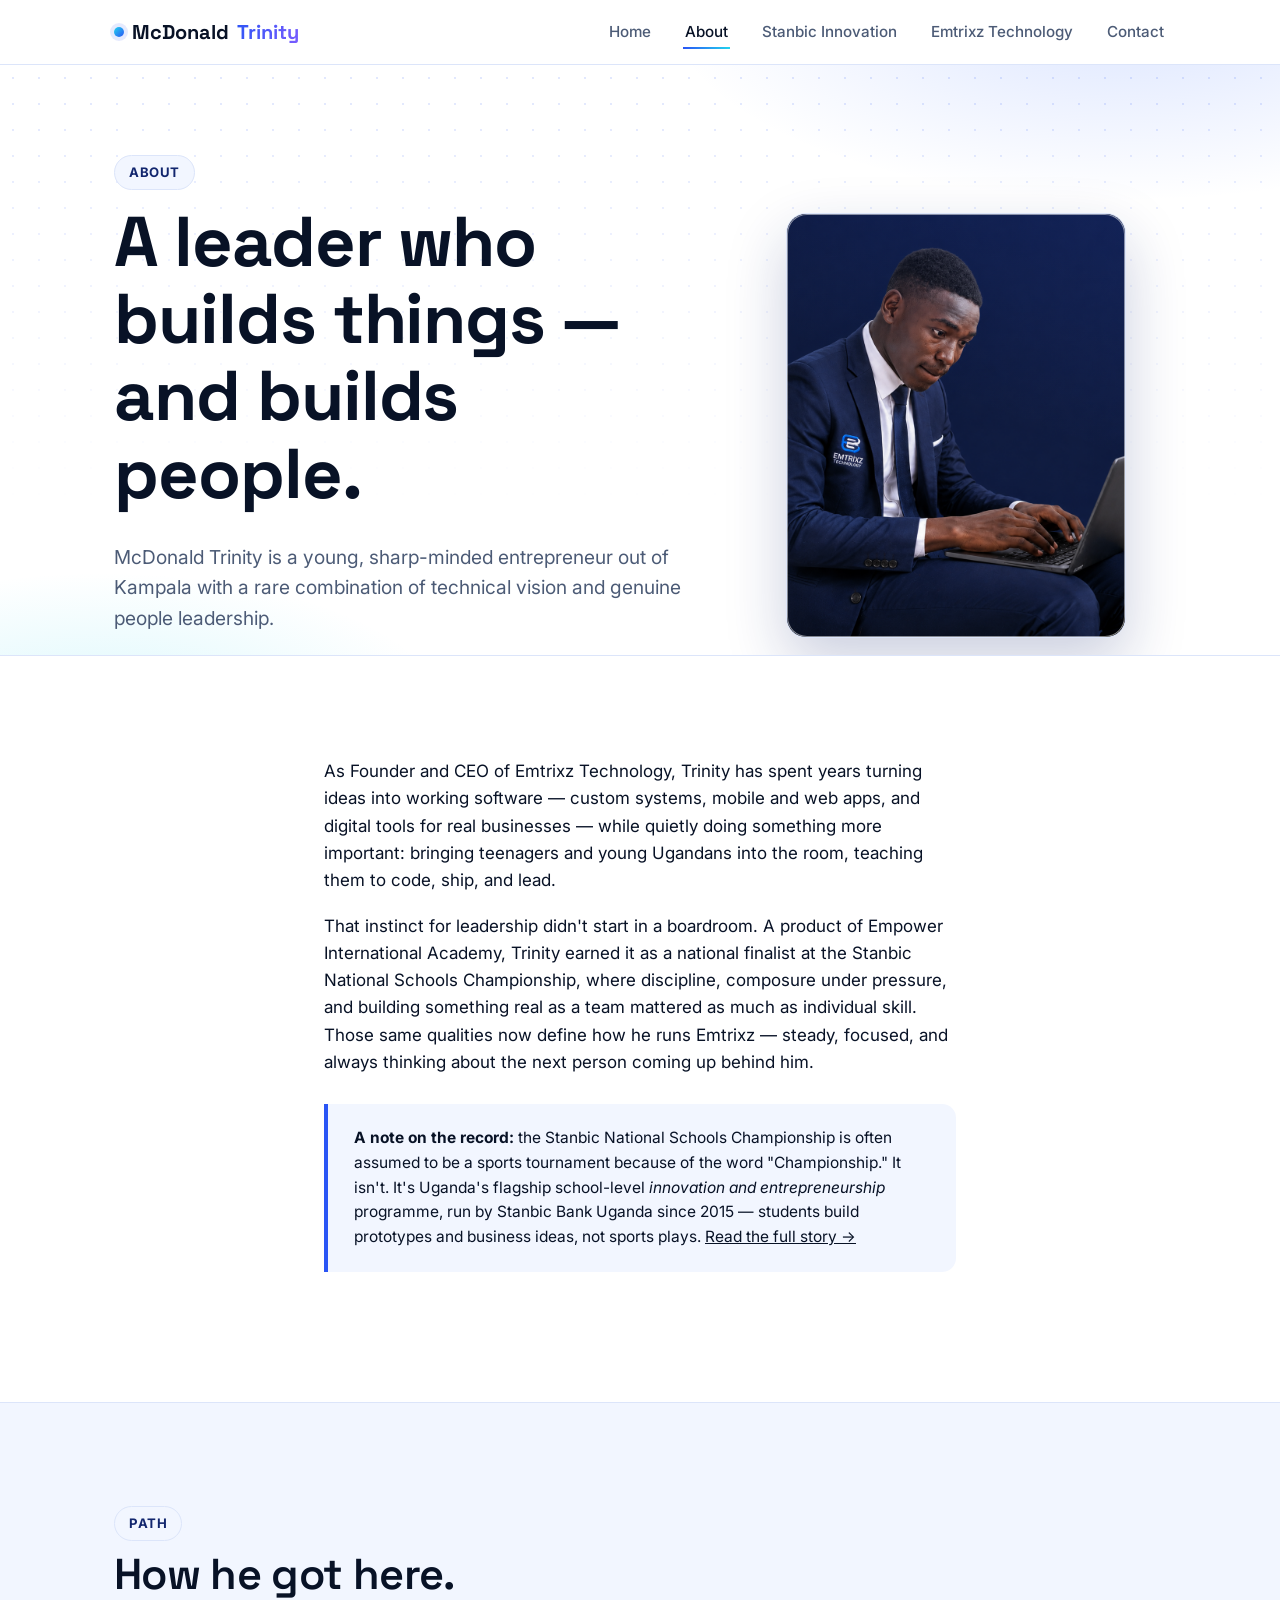
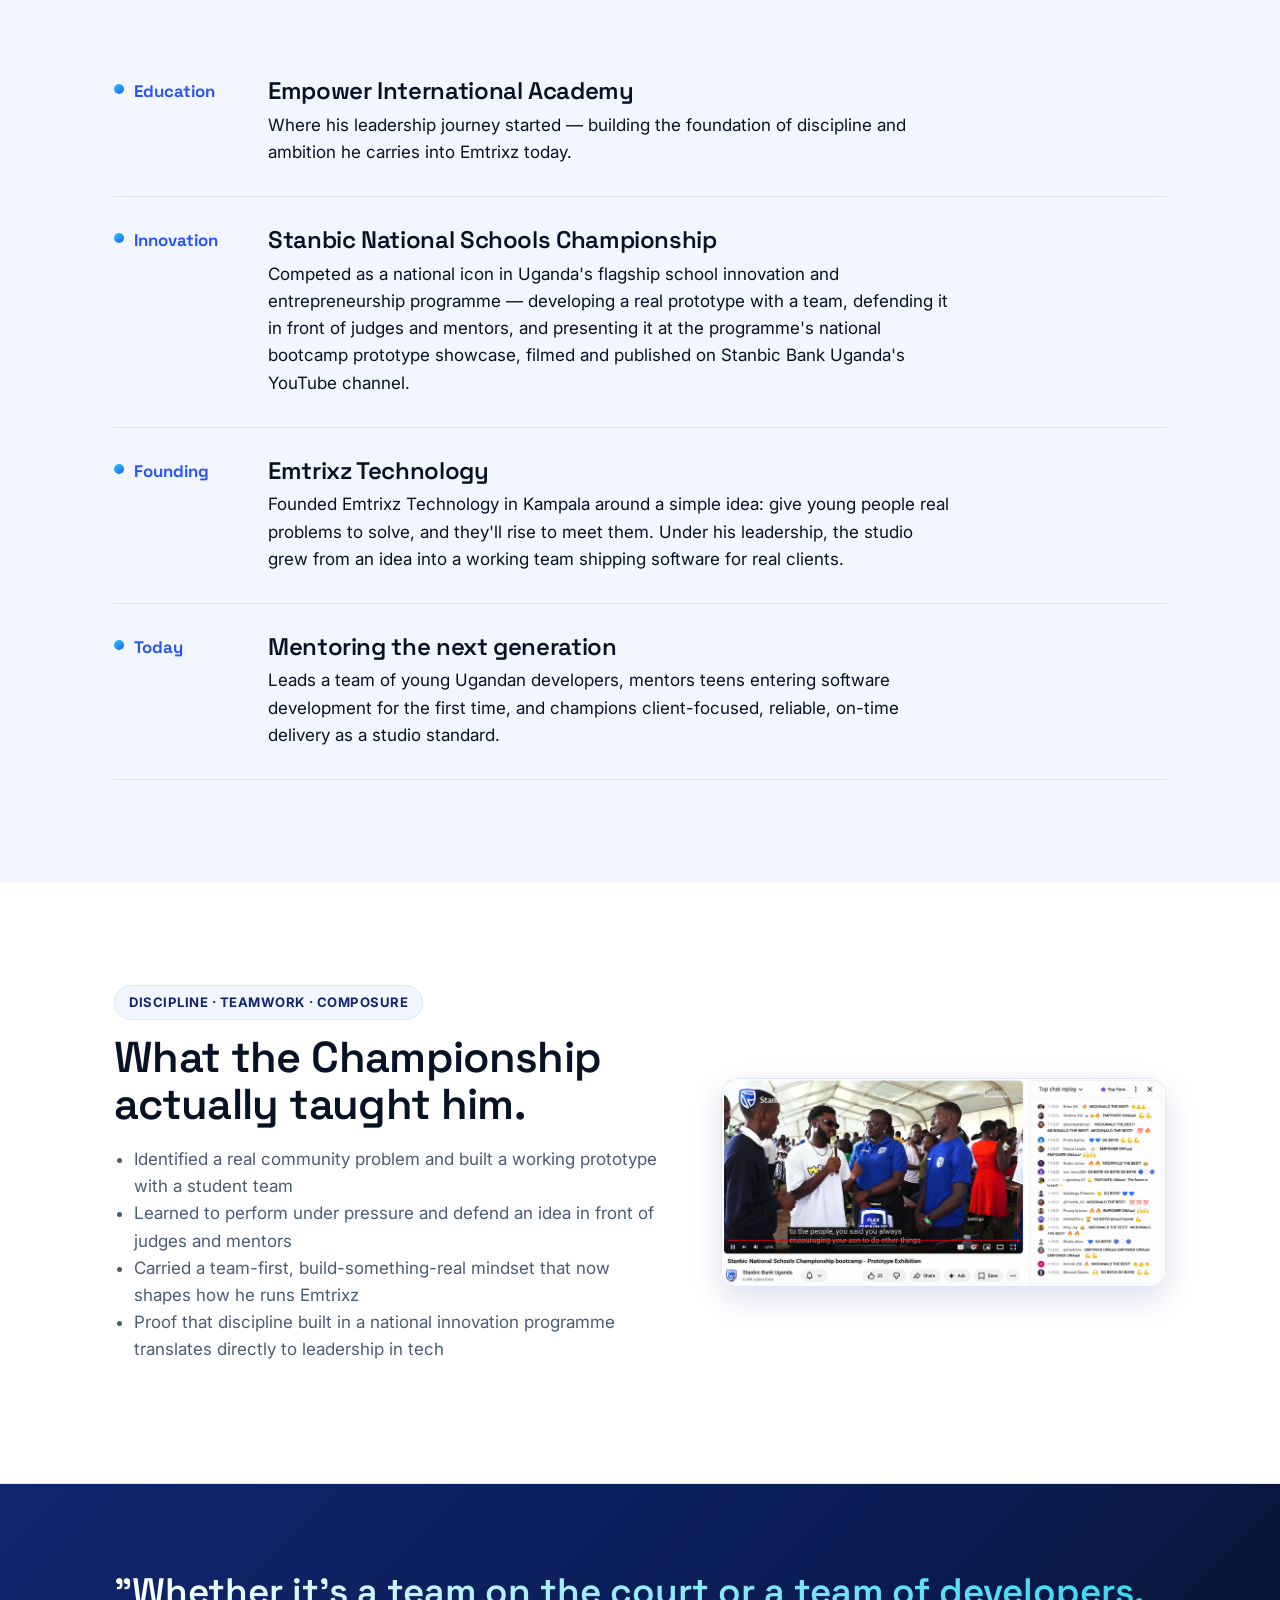
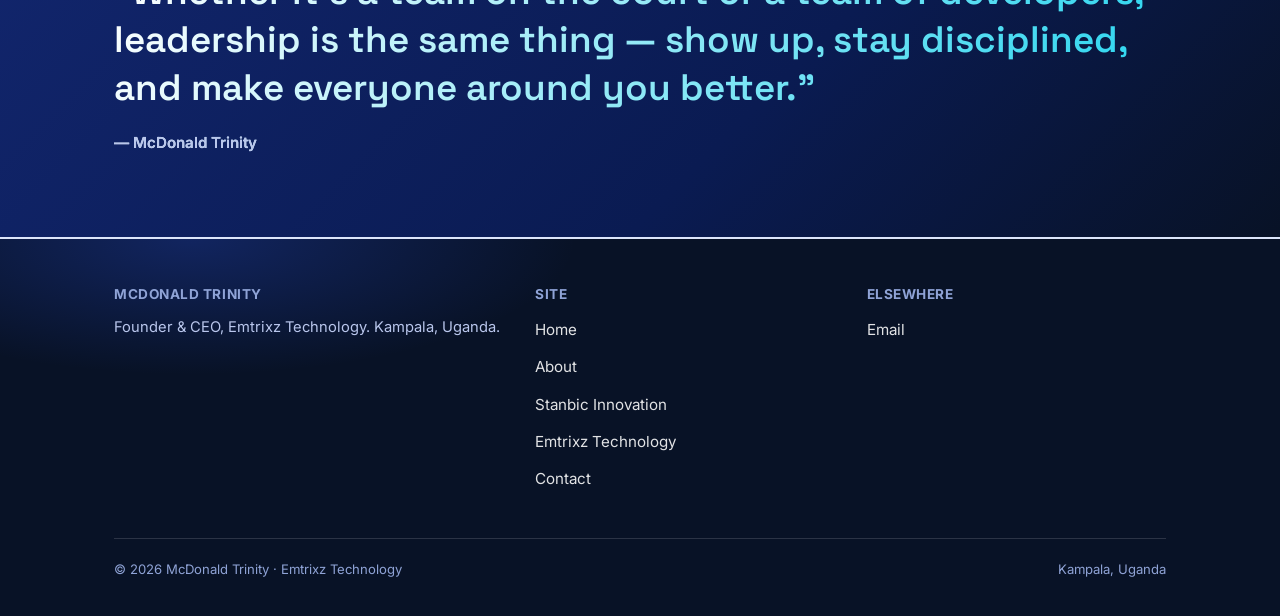
<file: mcdonald-trinity-site/about.html>
<!doctype html>
<html lang="en">
<head>
<meta charset="UTF-8">
<meta name="viewport" content="width=device-width, initial-scale=1.0">
<title>About McDonald Trinity — Leadership, Education & Career</title>
<meta name="description" content="The biography of McDonald Trinity: Empower International Academy, national finalist at the Stanbic National Schools Championship innovation programme, and Founder & CEO of Emtrixz Technology in Kampala.">
<link rel="canonical" href="https://mcdonaldtrinity.netlify.app/about.html">
<meta name="robots" content="index, follow">
<meta property="og:type" content="profile">
<meta property="og:title" content="About McDonald Trinity">
<meta property="og:description" content="Empower International Academy alum, Stanbic National Schools Championship innovation finalist, and Founder & CEO of Emtrixz Technology.">
<meta property="og:image" content="https://trinitymcdonald.netlify.app/assets/about-portrait.png">
<meta property="og:url" content="https://mcdonaldtrinity.netlify.app/about.html">
<link rel="icon" href="data:,">
<link rel="preconnect" href="https://fonts.googleapis.com">
<link rel="preconnect" href="https://fonts.gstatic.com" crossorigin>
<link href="https://fonts.googleapis.com/css2?family=Roboto:ital,wght@0,100..900;1,100..900&display=swap" rel="stylesheet">
<link rel="stylesheet" href="css/style.css">
</head>
<body>
<a class="skip-link" href="#main">Skip to content</a>

<header class="site-header">
  <nav class="nav" aria-label="Primary">
    <a class="wordmark" href="index.html">McDonald <em>Trinity</em></a>
    <button class="nav-toggle" aria-label="Toggle menu" aria-expanded="false">☰</button>
    <ul class="nav-links">
      <li><a href="index.html">Home</a></li>
      <li><a href="about.html" aria-current="page">About</a></li>
      <li><a href="innovation.html">Stanbic Innovation</a></li>
      <li><a href="company.html">Emtrixz Technology</a></li>
      <li><a href="contact.html">Contact</a></li>
    </ul>
  </nav>
</header>

<main id="main">

  <section class="hero" style="padding-bottom:0;">
    <div class="wrap hero-grid">
      <div>
        <span class="eyebrow">About</span>
        <h1>A leader who builds things — and builds people.</h1>
        <p class="lede">McDonald Trinity is a young, sharp-minded entrepreneur out of Kampala with a rare combination of technical vision and genuine people leadership.</p>
      </div>
      <figure class="hero-photo">
        <img src="assets/man.png" alt="McDonald Trinity, Founder and CEO of Emtrixz Technology" loading="eager">
      </figure>
    </div>
  </section>

  <section>
    <div class="wrap" style="max-width:760px;">
      <p>As Founder and CEO of Emtrixz Technology, Trinity has spent years turning ideas into working software — custom systems, mobile and web apps, and digital tools for real businesses — while quietly doing something more important: bringing teenagers and young Ugandans into the room, teaching them to code, ship, and lead.</p>
      <p>That instinct for leadership didn't start in a boardroom. A product of Empower International Academy, Trinity earned it as a national finalist at the Stanbic National Schools Championship, where discipline, composure under pressure, and building something real as a team mattered as much as individual skill. Those same qualities now define how he runs Emtrixz — steady, focused, and always thinking about the next person coming up behind him.</p>
      <div class="callout">
        <p><strong>A note on the record:</strong> the Stanbic National Schools Championship is often assumed to be a sports tournament because of the word "Championship." It isn't. It's Uganda's flagship school-level <em>innovation and entrepreneurship</em> programme, run by Stanbic Bank Uganda since 2015 — students build prototypes and business ideas, not sports plays. <a href="innovation.html">Read the full story →</a></p>
      </div>
    </div>
  </section>

  <section class="bg-dim timeline">
    <div class="wrap">
      <div class="section-head">
        <span class="eyebrow">Path</span>
        <h2>How he got here.</h2>
      </div>

      <div class="tl-item">
        <div class="yr">Education</div>
        <div>
          <h3>Empower International Academy</h3>
          <p>Where his leadership journey started — building the foundation of discipline and ambition he carries into Emtrixz today.</p>
        </div>
      </div>

      <div class="tl-item">
        <div class="yr">Innovation</div>
        <div>
          <h3>Stanbic National Schools Championship</h3>
          <p>Competed as a national icon in Uganda's flagship school innovation and entrepreneurship programme — developing a real prototype with a team, defending it in front of judges and mentors, and presenting it at the programme's national bootcamp prototype showcase, filmed and published on Stanbic Bank Uganda's YouTube channel.</p>
        </div>
      </div>

      <div class="tl-item">
        <div class="yr">Founding</div>
        <div>
          <h3>Emtrixz Technology</h3>
          <p>Founded Emtrixz Technology in Kampala around a simple idea: give young people real problems to solve, and they'll rise to meet them. Under his leadership, the studio grew from an idea into a working team shipping software for real clients.</p>
        </div>
      </div>

      <div class="tl-item">
        <div class="yr">Today</div>
        <div>
          <h3>Mentoring the next generation</h3>
          <p>Leads a team of young Ugandan developers, mentors teens entering software development for the first time, and champions client-focused, reliable, on-time delivery as a studio standard.</p>
        </div>
      </div>
    </div>
  </section>

  <section>
    <div class="wrap split reverse">
      <div class="split-media">
        <img src="assets/showcase.png" alt="McDonald Trinity and a teammate reviewing their innovation prototype paperwork at the Stanbic National Schools Championship" loading="lazy">
      </div>
      <div>
        <span class="eyebrow">Discipline · Teamwork · Composure</span>
        <h2>What the Championship actually taught him.</h2>
        <ul style="padding-left:20px; color:var(--ink-soft);">
          <li>Identified a real community problem and built a working prototype with a student team</li>
          <li>Learned to perform under pressure and defend an idea in front of judges and mentors</li>
          <li>Carried a team-first, build-something-real mindset that now shapes how he runs Emtrixz</li>
          <li>Proof that discipline built in a national innovation programme translates directly to leadership in tech</li>
        </ul>
      </div>
    </div>
  </section>

  <section class="pull">
    <div class="wrap">
      <blockquote>
        "Whether it's a team on the court or a team of developers, leadership is the same thing — show up, stay disciplined, and make everyone around you better."
        <cite>— McDonald Trinity</cite>
      </blockquote>
    </div>
  </section>

</main>

<footer class="site-footer">
  <div class="wrap">
    <div class="footer-grid">
      <div>
        <h4>McDonald Trinity</h4>
        <p>Founder & CEO, Emtrixz Technology. Kampala, Uganda.</p>
      </div>
      <div>
        <h4>Site</h4>
        <ul>
          <li><a href="index.html">Home</a></li>
          <li><a href="about.html">About</a></li>
          <li><a href="innovation.html">Stanbic Innovation</a></li>
          <li><a href="company.html">Emtrixz Technology</a></li>
          <li><a href="contact.html">Contact</a></li>
        </ul>
      </div>
      <div>
        <h4>Elsewhere</h4>
        <ul>
          <li><a href="mailto:emtrixztechnology@gmail.com">Email</a></li>
        </ul>
      </div>
    </div>
    <div class="footer-bottom">
      <span>© 2026 McDonald Trinity · Emtrixz Technology</span>
      <span>Kampala, Uganda</span>
    </div>
  </div>
</footer>

<script src="js/main.js"></script>
</body>
</html>
</file>
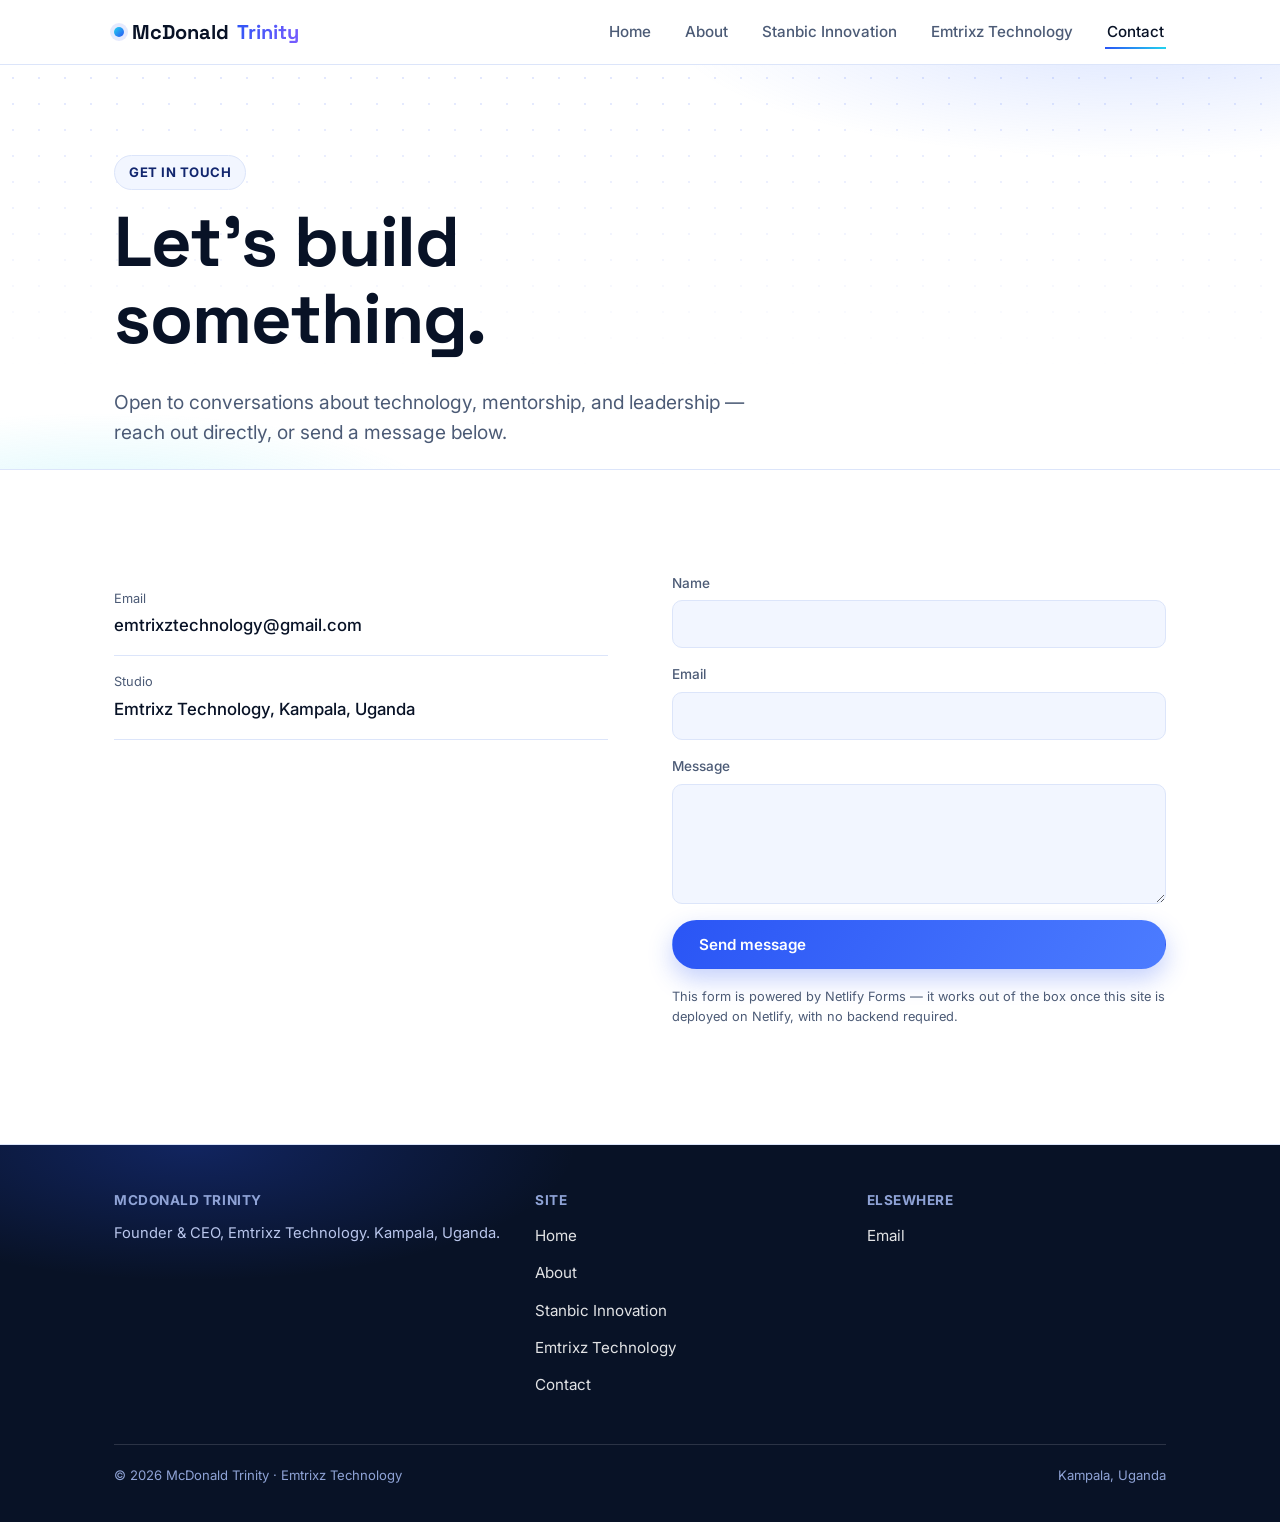
<file: mcdonald-trinity-site/contact.html>
<!doctype html>
<html lang="en">
<head>
<meta charset="UTF-8">
<meta name="viewport" content="width=device-width, initial-scale=1.0">
<title>Contact McDonald Trinity — Emtrixz Technology</title>
<meta name="description" content="Get in touch with McDonald Trinity, Founder & CEO of Emtrixz Technology in Kampala, Uganda — for technology, mentorship, or leadership conversations.">
<link rel="canonical" href="https://mcdonaldtrinity.netlify.app/contact.html">
<meta name="robots" content="index, follow">
<meta property="og:type" content="website">
<meta property="og:title" content="Contact McDonald Trinity">
<meta property="og:description" content="Open to conversations about technology, mentorship, and leadership.">
<meta property="og:url" content="https://mcdonaldtrinity.netlify.app/contact.html">
<link rel="icon" href="data:,">
<link rel="preconnect" href="https://fonts.googleapis.com">
<link rel="preconnect" href="https://fonts.gstatic.com" crossorigin>
<link href="https://fonts.googleapis.com/css2?family=Roboto:ital,wght@0,100..900;1,100..900&display=swap" rel="stylesheet">
<link rel="stylesheet" href="css/style.css">
</head>
<body>
<a class="skip-link" href="#main">Skip to content</a>

<header class="site-header">
  <nav class="nav" aria-label="Primary">
    <a class="wordmark" href="index.html">McDonald <em>Trinity</em></a>
    <button class="nav-toggle" aria-label="Toggle menu" aria-expanded="false">☰</button>
    <ul class="nav-links">
      <li><a href="index.html">Home</a></li>
      <li><a href="about.html">About</a></li>
      <li><a href="innovation.html">Stanbic Innovation</a></li>
      <li><a href="company.html">Emtrixz Technology</a></li>
      <li><a href="contact.html" aria-current="page">Contact</a></li>
    </ul>
  </nav>
</header>

<main id="main">

  <section class="hero" style="padding-bottom:0;">
    <div class="wrap">
      <span class="eyebrow">Get in touch</span>
      <h1 style="max-width:14ch;">Let's build something.</h1>
      <p class="lede">Open to conversations about technology, mentorship, and leadership — reach out directly, or send a message below.</p>
    </div>
  </section>

  <section>
    <div class="wrap contact-grid">
      <div>
        <ul class="contact-list">
          <li><span class="k">Email</span><a href="mailto:emtrixztechnology@gmail.com">emtrixztechnology@gmail.com</a></li>
          <li><span class="k">Studio</span><a href="company.html">Emtrixz Technology, Kampala, Uganda</a></li>
        </ul>
      </div>

      <div>
        <!-- Netlify Forms: works automatically once deployed on Netlify, no backend needed -->
        <form name="contact" method="POST" data-netlify="true" netlify-honeypot="bot-field" class="contact-form" action="/thank-you.html">
          <input type="hidden" name="form-name" value="contact">
          <p class="visually-hidden"><label>Don't fill this out: <input name="bot-field"></label></p>

          <div class="field">
            <label for="name">Name</label>
            <input id="name" name="name" type="text" required autocomplete="name">
          </div>
          <div class="field">
            <label for="email">Email</label>
            <input id="email" name="email" type="email" required autocomplete="email">
          </div>
          <div class="field">
            <label for="message">Message</label>
            <textarea id="message" name="message" required></textarea>
          </div>
          <button class="btn btn-primary" type="submit">Send message</button>
          <p class="form-note">This form is powered by Netlify Forms — it works out of the box once this site is deployed on Netlify, with no backend required.</p>
        </form>
      </div>
    </div>
  </section>

</main>

<footer class="site-footer">
  <div class="wrap">
    <div class="footer-grid">
      <div>
        <h4>McDonald Trinity</h4>
        <p>Founder & CEO, Emtrixz Technology. Kampala, Uganda.</p>
      </div>
      <div>
        <h4>Site</h4>
        <ul>
          <li><a href="index.html">Home</a></li>
          <li><a href="about.html">About</a></li>
          <li><a href="innovation.html">Stanbic Innovation</a></li>
          <li><a href="company.html">Emtrixz Technology</a></li>
          <li><a href="contact.html">Contact</a></li>
        </ul>
      </div>
      <div>
        <h4>Elsewhere</h4>
        <ul>
          <li><a href="mailto:trinitylemon014@gmail.com">Email</a></li>
        </ul>
      </div>
    </div>
    <div class="footer-bottom">
      <span>© 2026 McDonald Trinity · Emtrixz Technology</span>
      <span>Kampala, Uganda</span>
    </div>
  </div>
</footer>

<script src="js/main.js"></script>
</body>
</html>
</file>
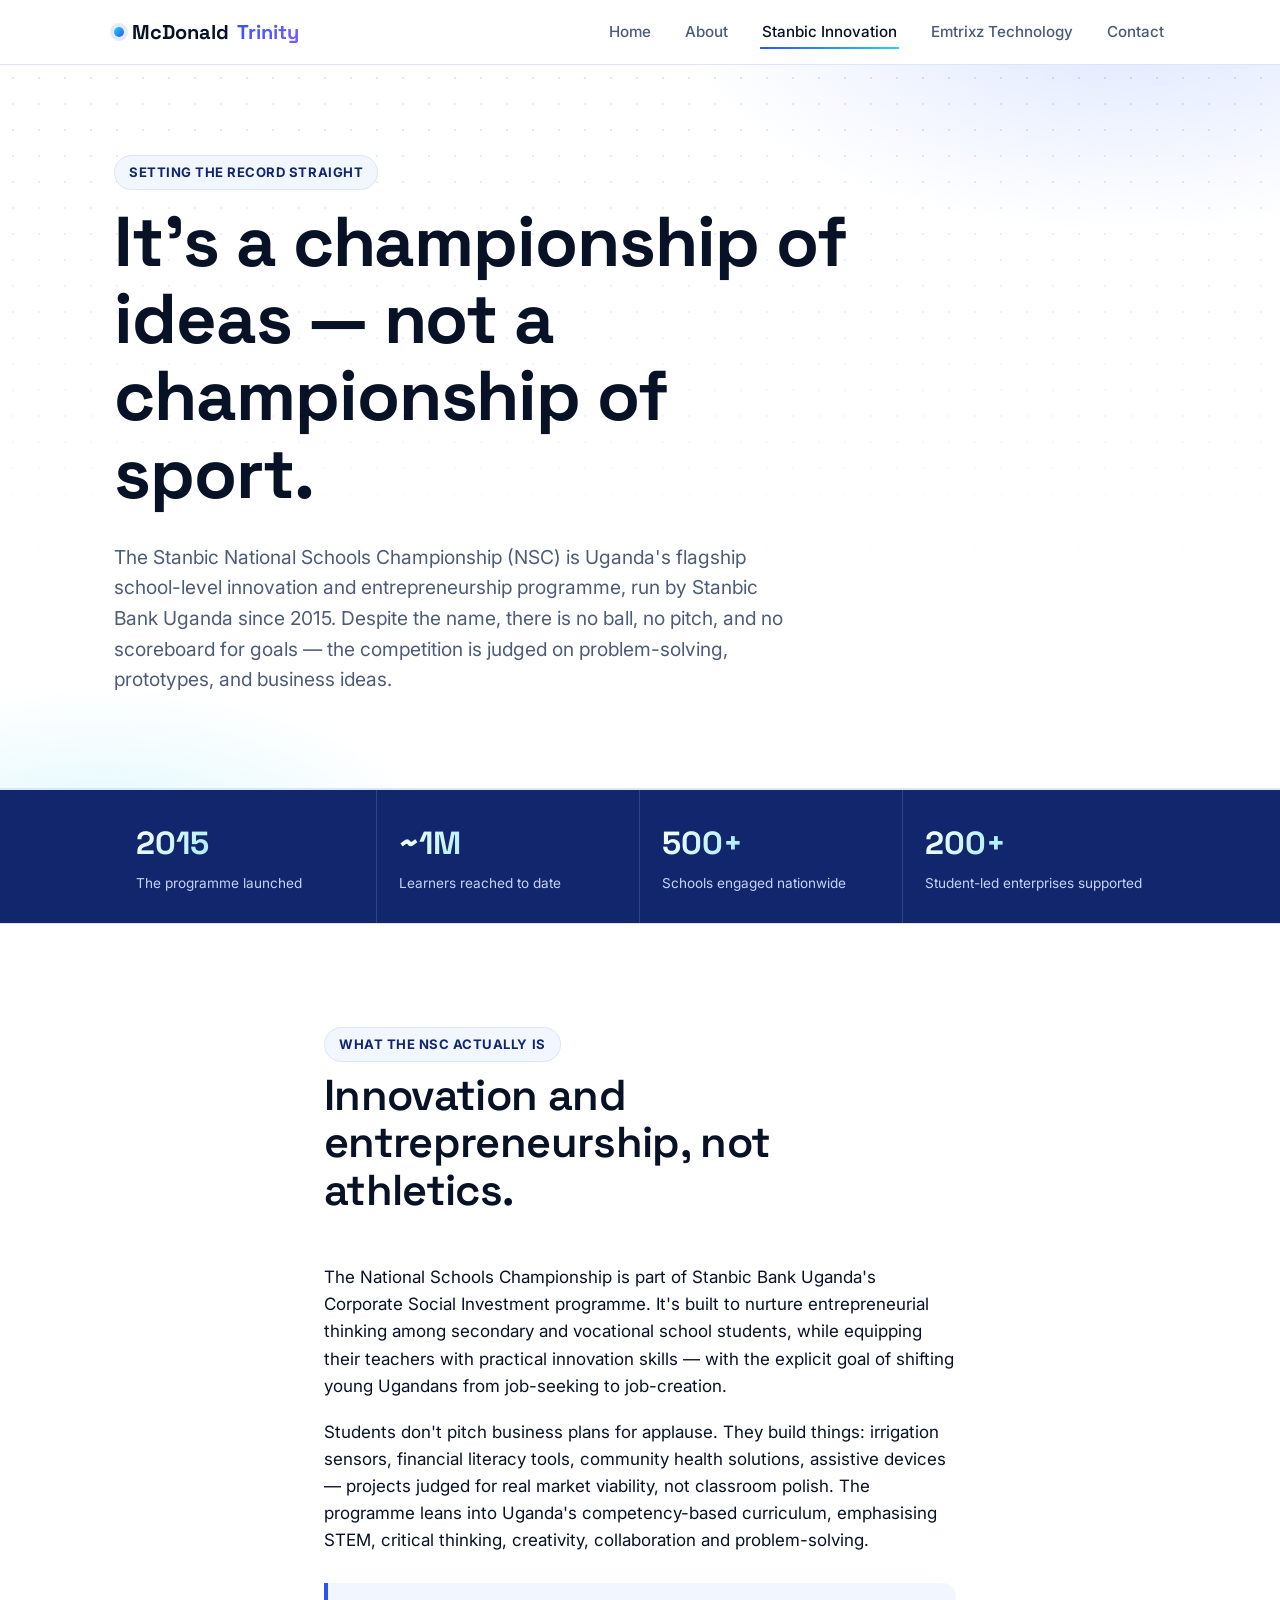
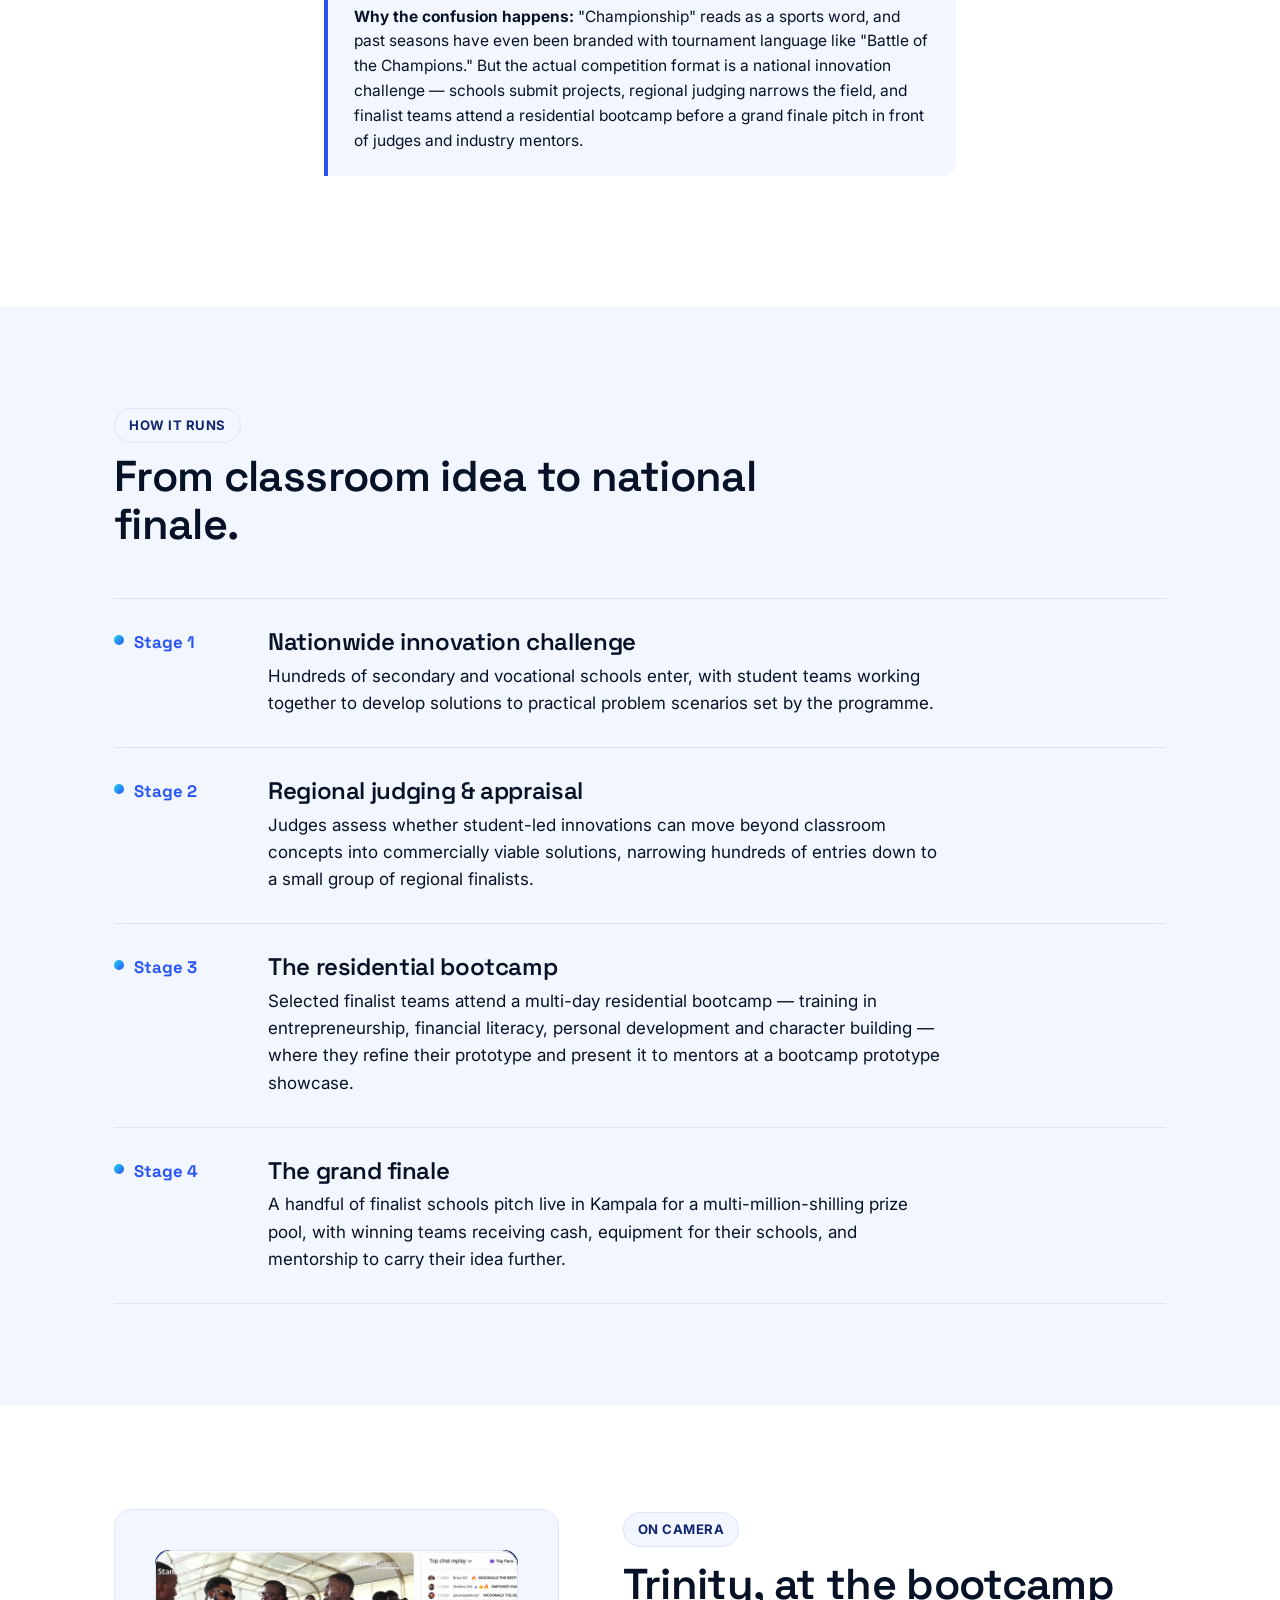
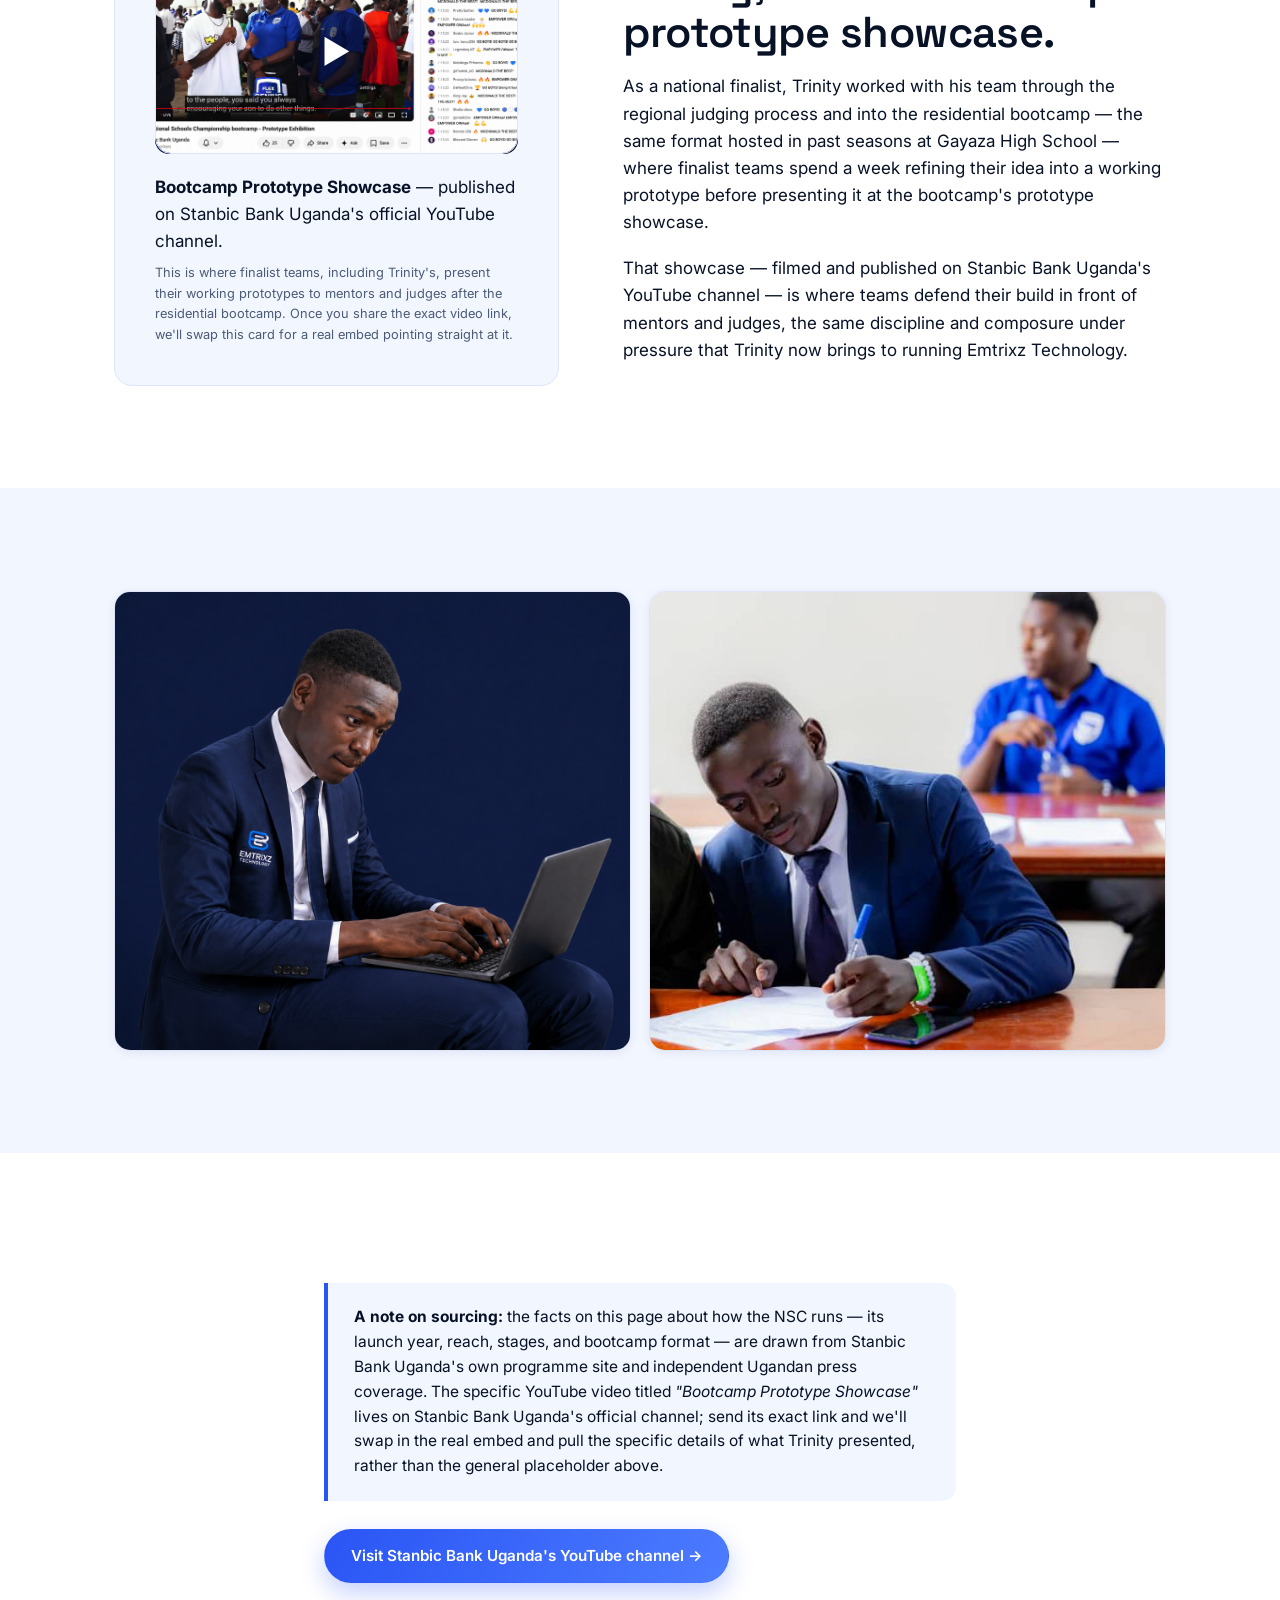
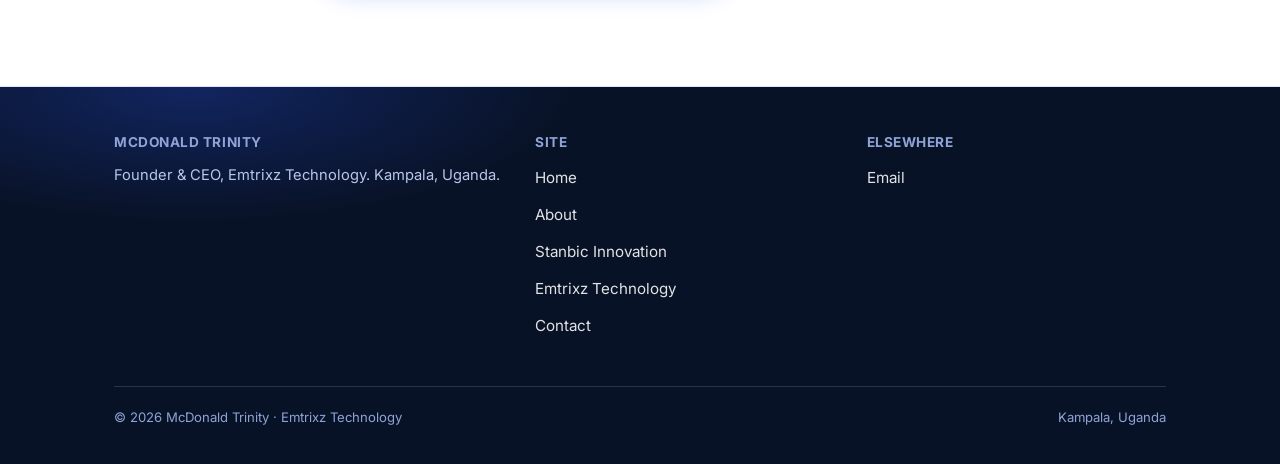
<file: mcdonald-trinity-site/innovation.html>
<!doctype html>
<html lang="en">
<head>
<meta charset="UTF-8">
<meta name="viewport" content="width=device-width, initial-scale=1.0">
<title>Stanbic National Schools Championship — Innovation, Not Sport | McDonald Trinity</title>
<meta name="description" content="The Stanbic National Schools Championship is Uganda's flagship school innovation and entrepreneurship programme, not a sports tournament. How it works, and McDonald Trinity's run through it with Emtrixz Technology.">
<link rel="canonical" href="https://mcdonaldtrinity.netlify.app/innovation.html">
<meta name="robots" content="index, follow">
<meta property="og:type" content="article">
<meta property="og:title" content="Stanbic National Schools Championship — Innovation, Not Sport">
<meta property="og:description" content="Uganda's flagship school innovation and entrepreneurship programme, and McDonald Trinity's run through it.">
<meta property="og:image" content="https://trinitymcdonald.netlify.app/assets/hero-portrait.png">
<meta property="og:url" content="https://mcdonaldtrinity.netlify.app/innovation.html">
<link rel="icon" href="data:,">
<link rel="preconnect" href="https://fonts.googleapis.com">
<link rel="preconnect" href="https://fonts.gstatic.com" crossorigin>
<link href="https://fonts.googleapis.com/css2?family=Roboto:ital,wght@0,100..900;1,100..900&display=swap" rel="stylesheet">
<link rel="stylesheet" href="css/style.css">

<script type="application/ld+json">
{
  "@context": "https://schema.org",
  "@type": "Article",
  "headline": "Stanbic National Schools Championship — Innovation, Not Sport",
  "author": {"@type": "Person", "name": "McDonald Trinity"},
  "about": {
    "@type": "Event",
    "name": "Stanbic National Schools Championship",
    "organizer": {"@type": "Organization", "name": "Stanbic Bank Uganda"}
  }
}
</script>
</head>
<body>
<a class="skip-link" href="#main">Skip to content</a>

<header class="site-header">
  <nav class="nav" aria-label="Primary">
    <a class="wordmark" href="index.html">McDonald <em>Trinity</em></a>
    <button class="nav-toggle" aria-label="Toggle menu" aria-expanded="false">☰</button>
    <ul class="nav-links">
      <li><a href="index.html">Home</a></li>
      <li><a href="about.html">About</a></li>
      <li><a href="innovation.html" aria-current="page">Stanbic Innovation</a></li>
      <li><a href="company.html">Emtrixz Technology</a></li>
      <li><a href="contact.html">Contact</a></li>
    </ul>
  </nav>
</header>

<main id="main">

  <section class="hero">
    <div class="wrap">
      <span class="eyebrow">Setting the record straight</span>
      <h1 style="max-width:16ch;">It's a championship of ideas — not a championship of sport.</h1>
      <p class="lede">The Stanbic National Schools Championship (NSC) is Uganda's flagship school-level innovation and entrepreneurship programme, run by Stanbic Bank Uganda since 2015. Despite the name, there is no ball, no pitch, and no scoreboard for goals — the competition is judged on problem-solving, prototypes, and business ideas.</p>
    </div>
  </section>

  <div class="fact-strip">
    <div class="wrap">
      <div class="fact"><div class="n">2015</div><div class="l">The programme launched</div></div>
      <div class="fact"><div class="n">~1M</div><div class="l">Learners reached to date</div></div>
      <div class="fact"><div class="n">500+</div><div class="l">Schools engaged nationwide</div></div>
      <div class="fact"><div class="n">200+</div><div class="l">Student-led enterprises supported</div></div>
    </div>
  </div>

  <section>
    <div class="wrap" style="max-width:760px;">
      <div class="section-head">
        <span class="eyebrow">What the NSC actually is</span>
        <h2>Innovation and entrepreneurship, not athletics.</h2>
      </div>
      <p>The National Schools Championship is part of Stanbic Bank Uganda's Corporate Social Investment programme. It's built to nurture entrepreneurial thinking among secondary and vocational school students, while equipping their teachers with practical innovation skills — with the explicit goal of shifting young Ugandans from job-seeking to job-creation.</p>
      <p>Students don't pitch business plans for applause. They build things: irrigation sensors, financial literacy tools, community health solutions, assistive devices — projects judged for real market viability, not classroom polish. The programme leans into Uganda's competency-based curriculum, emphasising STEM, critical thinking, creativity, collaboration and problem-solving.</p>

      <div class="callout">
        <p><strong>Why the confusion happens:</strong> "Championship" reads as a sports word, and past seasons have even been branded with tournament language like "Battle of the Champions." But the actual competition format is a national innovation challenge — schools submit projects, regional judging narrows the field, and finalist teams attend a residential bootcamp before a grand finale pitch in front of judges and industry mentors.</p>
      </div>
    </div>
  </section>

  <section class="bg-dim">
    <div class="wrap">
      <div class="section-head">
        <span class="eyebrow">How it runs</span>
        <h2>From classroom idea to national finale.</h2>
      </div>
      <div class="timeline">
        <div class="tl-item">
          <div class="yr">Stage 1</div>
          <div><h3>Nationwide innovation challenge</h3><p>Hundreds of secondary and vocational schools enter, with student teams working together to develop solutions to practical problem scenarios set by the programme.</p></div>
        </div>
        <div class="tl-item">
          <div class="yr">Stage 2</div>
          <div><h3>Regional judging & appraisal</h3><p>Judges assess whether student-led innovations can move beyond classroom concepts into commercially viable solutions, narrowing hundreds of entries down to a small group of regional finalists.</p></div>
        </div>
        <div class="tl-item">
          <div class="yr">Stage 3</div>
          <div><h3>The residential bootcamp</h3><p>Selected finalist teams attend a multi-day residential bootcamp — training in entrepreneurship, financial literacy, personal development and character building — where they refine their prototype and present it to mentors at a bootcamp prototype showcase.</p></div>
        </div>
        <div class="tl-item">
          <div class="yr">Stage 4</div>
          <div><h3>The grand finale</h3><p>A handful of finalist schools pitch live in Kampala for a multi-million-shilling prize pool, with winning teams receiving cash, equipment for their schools, and mentorship to carry their idea further.</p></div>
        </div>
      </div>
    </div>
  </section>

  <section>
    <div class="wrap split">
      <div class="split-media">
        <div class="video-block">
          <a class="video-frame" href="https://www.youtube.com/@StanbicBankUganda" aria-label="Watch Bootcamp Prototype Showcase on Stanbic Bank Uganda's YouTube channel">
            <img src="assets/showcase.png" alt="Bootcamp Prototype Showcase thumbnail" loading="lazy">
            <span class="play-overlay" aria-hidden="true">▶</span>
          </a>
          <p style="margin-bottom:8px;"><strong>Bootcamp Prototype Showcase</strong> — published on Stanbic Bank Uganda's official YouTube channel.</p>
          <p class="form-note" style="margin-bottom:0;">This is where finalist teams, including Trinity's, present their working prototypes to mentors and judges after the residential bootcamp. Once you share the exact video link, we'll swap this card for a real embed pointing straight at it.</p>
        </div>
      </div>
      <div>
        <span class="eyebrow">On camera</span>
        <h2>Trinity, at the bootcamp prototype showcase.</h2>
        <p>As a national finalist, Trinity worked with his team through the regional judging process and into the residential bootcamp — the same format hosted in past seasons at Gayaza High School — where finalist teams spend a week refining their idea into a working prototype before presenting it at the bootcamp's prototype showcase.</p>
        <p>That showcase — filmed and published on Stanbic Bank Uganda's YouTube channel — is where teams defend their build in front of mentors and judges, the same discipline and composure under pressure that Trinity now brings to running Emtrixz Technology.</p>
      </div>
    </div>
  </section>

  <section class="bg-dim">
    <div class="wrap photo-strip">
      <figure>
        <img src="assets/man.png" alt="McDonald Trinity and a teammate working on their innovation entry paperwork at the Stanbic National Schools Championship">
        <figcaption>Trinity and a teammate finalising their entry during the innovation judging process.</figcaption>
      </figure>
      <figure>
        <img src="assets/bootcamp-2.jpg" alt="McDonald Trinity reviewing his prototype notes at the Stanbic National Schools Championship bootcamp">
        <figcaption>Reviewing prototype notes ahead of presenting to judges and mentors.</figcaption>
      </figure>
    </div>
  </section>

  <section>
    <div class="wrap" style="max-width:760px;">
      <div class="callout">
        <p><strong>A note on sourcing:</strong> the facts on this page about how the NSC runs — its launch year, reach, stages, and bootcamp format — are drawn from Stanbic Bank Uganda's own programme site and independent Ugandan press coverage. The specific YouTube video titled <em>"Bootcamp Prototype Showcase"</em> lives on Stanbic Bank Uganda's official channel; send its exact link and we'll swap in the real embed and pull the specific details of what Trinity presented, rather than the general placeholder above.</p>
      </div>
      <a class="btn btn-primary" href="https://www.youtube.com/@StanbicBankUganda">Visit Stanbic Bank Uganda's YouTube channel →</a>
    </div>
  </section>

</main>

<footer class="site-footer">
  <div class="wrap">
    <div class="footer-grid">
      <div>
        <h4>McDonald Trinity</h4>
        <p>Founder & CEO, Emtrixz Technology. Kampala, Uganda.</p>
      </div>
      <div>
        <h4>Site</h4>
        <ul>
          <li><a href="index.html">Home</a></li>
          <li><a href="about.html">About</a></li>
          <li><a href="innovation.html">Stanbic Innovation</a></li>
          <li><a href="company.html">Emtrixz Technology</a></li>
          <li><a href="contact.html">Contact</a></li>
        </ul>
      </div>
      <div>
        <h4>Elsewhere</h4>
        <ul>
          <li><a href="mailto:trinitylemon014@gmail.com">Email</a></li>
        </ul>
      </div>
    </div>
    <div class="footer-bottom">
      <span>© 2026 McDonald Trinity · Emtrixz Technology</span>
      <span>Kampala, Uganda</span>
    </div>
  </div>
</footer>

<script src="js/main.js"></script>
</body>
</html>
</file>
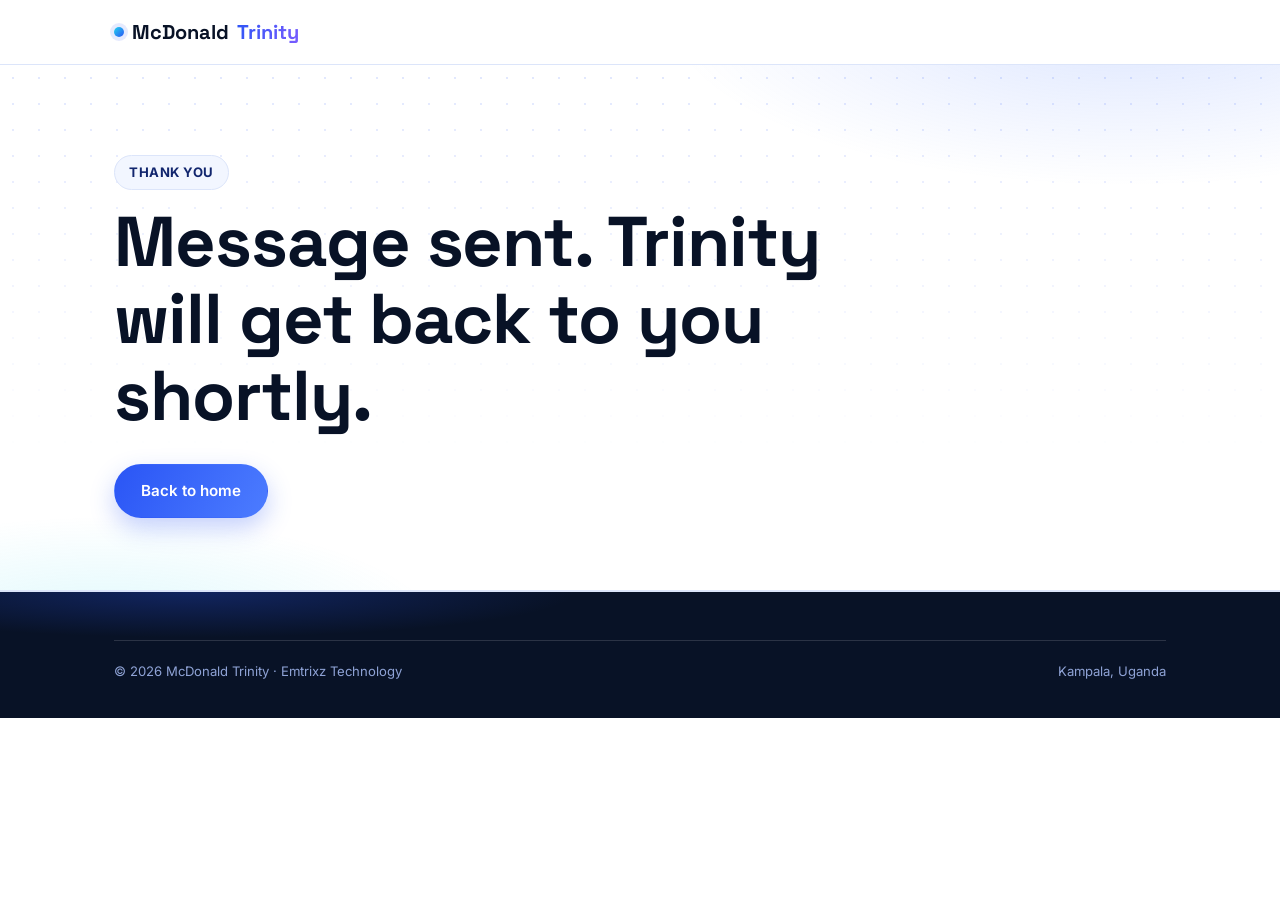
<file: mcdonald-trinity-site/thank-you.html>
<!doctype html>
<html lang="en">
<head>
<meta charset="UTF-8">
<meta name="viewport" content="width=device-width, initial-scale=1.0">
<title>Message sent — McDonald Trinity</title>
<meta name="robots" content="noindex, follow">
<link rel="icon" href="data:,">
<link rel="preconnect" href="https://fonts.googleapis.com">
<link rel="preconnect" href="https://fonts.gstatic.com" crossorigin>
<link href="https://fonts.googleapis.com/css2?family=Roboto:ital,wght@0,100..900;1,100..900&display=swap" rel="stylesheet">
<link rel="stylesheet" href="css/style.css">
</head>
<body>
<header class="site-header">
  <nav class="nav" aria-label="Primary">
    <a class="wordmark" href="index.html">McDonald <em>Trinity</em></a>
  </nav>
</header>
<main id="main">
  <section class="hero">
    <div class="wrap">
      <span class="eyebrow">Thank you</span>
      <h1 style="max-width:18ch;">Message sent. Trinity will get back to you shortly.</h1>
      <div class="btn-row"><a class="btn btn-primary" href="index.html">Back to home</a></div>
    </div>
  </section>
</main>
<footer class="site-footer">
  <div class="wrap">
    <div class="footer-bottom"><span>© 2026 McDonald Trinity · Emtrixz Technology</span><span>Kampala, Uganda</span></div>
  </div>
</footer>
</body>
</html>
</file>
<file: mcdonald-trinity-site/css/style.css>
/* ============================================================
   McDonald Trinity — site stylesheet v2
   Palette: electric blue / deep navy ink / white / cyan glow accent
   Type: Space Grotesk (display) + Inter (body)
   Dynamic: gradient mesh hero, scroll reveals, hover motion
   ============================================================ */

@import url('https://fonts.googleapis.com/css2?family=Space+Grotesk:wght@500;600;700&family=Inter:wght@400;500;600;700&display=swap');

:root{
  --ink:#081226;
  --ink-soft:#4C5B76;
  --paper:#FFFFFF;
  --paper-dim:#F2F6FF;
  --line:#DCE5FA;

  --blue:#2A55F5;
  --blue-deep:#12266E;
  --blue-bright:#4C7CFF;
  --cyan:#22D3EE;
  --violet:#7C5CFF;

  --display:'Space Grotesk', 'Segoe UI', sans-serif;
  --body:'Inter', -apple-system, BlinkMacSystemFont, 'Segoe UI', sans-serif;

  --max:1180px;
  --pad:clamp(20px, 5vw, 64px);

  --shadow-sm:0 2px 10px rgba(18,38,110,0.08);
  --shadow-md:0 12px 32px rgba(18,38,110,0.14);
  --shadow-lg:0 24px 60px rgba(18,38,110,0.22);
}

*,*::before,*::after{box-sizing:border-box;}
html{scroll-behavior:smooth;}
@media (prefers-reduced-motion: reduce){
  html{scroll-behavior:auto;}
  *{animation-duration:0.01ms !important; transition-duration:0.01ms !important;}
}

body{
  margin:0;
  font-family:var(--body);
  color:var(--ink);
  background:var(--paper);
  line-height:1.6;
  font-size:17px;
}

img{max-width:100%; display:block;}
a{color:inherit;}

h1,h2,h3,h4{
  font-family:var(--display);
  font-weight:600;
  line-height:1.1;
  margin:0 0 0.4em;
  letter-spacing:-0.015em;
}
h1{font-size:clamp(2.6rem, 6vw, 4.4rem); font-weight:700;}
h2{font-size:clamp(1.9rem, 3.6vw, 2.7rem);}
h3{font-size:clamp(1.2rem, 2vw, 1.5rem); font-weight:600;}
p{max-width:62ch; margin:0 0 1.1em;}
.lede{font-size:1.2rem; color:var(--ink-soft); max-width:56ch;}

.wrap{max-width:var(--max); margin:0 auto; padding-left:var(--pad); padding-right:var(--pad);}
section{padding:clamp(56px,8vw,110px) 0; position:relative;}

/* ---------- Reveal-on-scroll ---------- */
.reveal{opacity:0; transform:translateY(22px); transition:opacity .7s cubic-bezier(.2,.7,.2,1), transform .7s cubic-bezier(.2,.7,.2,1);}
.reveal.in{opacity:1; transform:translateY(0);}
.reveal-stagger > *{opacity:0; transform:translateY(18px); transition:opacity .6s ease, transform .6s ease;}
.reveal-stagger.in > *{opacity:1; transform:translateY(0);}
.reveal-stagger.in > *:nth-child(1){transition-delay:.02s;}
.reveal-stagger.in > *:nth-child(2){transition-delay:.09s;}
.reveal-stagger.in > *:nth-child(3){transition-delay:.16s;}
.reveal-stagger.in > *:nth-child(4){transition-delay:.23s;}
.reveal-stagger.in > *:nth-child(5){transition-delay:.30s;}

/* ---------- Skip link / focus ---------- */
.skip-link{
  position:absolute; left:-999px; top:auto;
  background:var(--blue-deep); color:#fff; padding:12px 18px; z-index:200;
  font-family:var(--body); font-size:14px; border-radius:6px;
}
.skip-link:focus{left:16px; top:16px;}
a:focus-visible, button:focus-visible, input:focus-visible, textarea:focus-visible{
  outline:2px solid var(--blue); outline-offset:3px;
}

/* ---------- Header / Nav ---------- */
.site-header{
  position:sticky; top:0; z-index:100;
  background:rgba(255,255,255,0.82);
  backdrop-filter:saturate(160%) blur(10px);
  border-bottom:1px solid var(--line);
  transition:box-shadow .25s ease, background .25s ease;
}
.site-header.scrolled{box-shadow:var(--shadow-sm); background:rgba(255,255,255,0.94);}
.nav{
  max-width:var(--max); margin:0 auto; padding:16px var(--pad);
  display:flex; align-items:center; justify-content:space-between; gap:24px;
}
.wordmark{
  font-family:var(--display); font-weight:700; font-size:1.25rem;
  text-decoration:none; color:var(--ink); white-space:nowrap;
  display:inline-flex; align-items:center; gap:8px;
}
.wordmark::before{
  content:""; width:10px; height:10px; border-radius:50%;
  background:linear-gradient(135deg, var(--cyan), var(--blue));
  box-shadow:0 0 0 4px rgba(42,85,245,0.12);
}
.wordmark em{font-style:normal; background:linear-gradient(120deg, var(--blue), var(--violet)); -webkit-background-clip:text; background-clip:text; color:transparent; font-weight:700;}
.nav-links{list-style:none; display:flex; gap:30px; margin:0; padding:0; font-size:0.95rem;}
.nav-links a{
  text-decoration:none; color:var(--ink-soft); padding:6px 2px; position:relative; font-weight:500;
  transition:color .15s ease;
}
.nav-links a::after{
  content:""; position:absolute; left:0; right:100%; bottom:-2px; height:2px;
  background:linear-gradient(90deg, var(--blue), var(--cyan));
  transition:right .25s cubic-bezier(.2,.7,.2,1);
}
.nav-links a:hover, .nav-links a[aria-current="page"]{color:var(--ink);}
.nav-links a:hover::after, .nav-links a[aria-current="page"]::after{right:0;}
.nav-toggle{display:none; background:none; border:1px solid var(--line); border-radius:8px; padding:8px 10px; font-size:1.1rem; color:var(--blue-deep);}

@media (max-width:800px){
  .nav-links{
    position:fixed; inset:64px 0 auto 0; background:var(--paper);
    flex-direction:column; padding:18px var(--pad) 26px; gap:14px;
    border-bottom:1px solid var(--line); box-shadow:var(--shadow-md);
    transform:translateY(-8px); opacity:0; pointer-events:none;
    transition:opacity .18s ease, transform .18s ease;
  }
  .nav-links.open{opacity:1; transform:translateY(0); pointer-events:auto;}
  .nav-toggle{display:inline-block;}
}

/* ---------- Buttons ---------- */
.btn{
  display:inline-flex; align-items:center; gap:8px;
  font-family:var(--body); font-weight:600; font-size:0.95rem;
  padding:14px 26px; border-radius:999px; text-decoration:none;
  border:1px solid transparent; transition:transform .18s cubic-bezier(.2,.7,.2,1), box-shadow .18s ease, background .18s ease, color .18s ease;
}
.btn-primary{
  background:linear-gradient(120deg, var(--blue), var(--blue-bright));
  color:#fff; box-shadow:0 10px 24px rgba(42,85,245,0.28);
}
.btn-primary:hover{transform:translateY(-2px); box-shadow:0 16px 32px rgba(42,85,245,0.38);}
.btn-ghost{background:transparent; color:var(--blue-deep); border-color:var(--line);}
.btn-ghost:hover{border-color:var(--blue); color:var(--blue-deep); transform:translateY(-2px); box-shadow:var(--shadow-sm);}
.btn:active{transform:translateY(0);}
.btn-row{display:flex; flex-wrap:wrap; gap:14px; margin-top:28px;}

/* ---------- Hero ---------- */
.hero{
  padding:clamp(48px,7vw,90px) 0 clamp(40px,6vw,72px);
  border-bottom:1px solid var(--line);
  position:relative; overflow:hidden;
  background:
    radial-gradient(60% 55% at 88% -10%, rgba(76,124,255,0.20), transparent 60%),
    radial-gradient(45% 40% at 8% 110%, rgba(34,211,238,0.16), transparent 60%),
    var(--paper);
}
.hero::before{
  content:""; position:absolute; inset:0; pointer-events:none; z-index:0;
  background-image:radial-gradient(circle, rgba(42,85,245,0.14) 1.4px, transparent 1.4px);
  background-size:26px 26px;
  -webkit-mask-image:linear-gradient(180deg, black, transparent 75%);
  mask-image:linear-gradient(180deg, black, transparent 75%);
}
.hero .wrap{position:relative; z-index:1;}
.hero-grid{
  display:grid; grid-template-columns:1.15fr 0.85fr; gap:clamp(28px,5vw,64px);
  align-items:end;
}
.eyebrow{
  font-size:0.82rem; font-weight:700; letter-spacing:0.04em; text-transform:uppercase;
  color:var(--blue-deep); margin-bottom:14px; display:inline-flex; align-items:center; gap:8px;
  background:var(--paper-dim); border:1px solid var(--line); padding:6px 14px; border-radius:999px;
}
.hero-photo{
  aspect-ratio:4/5; overflow:hidden; background:var(--paper-dim);
  border:1px solid var(--line); border-radius:20px; box-shadow:var(--shadow-lg);
  position:relative;
}
.hero-photo::after{
  content:""; position:absolute; inset:0; border-radius:20px;
  box-shadow:inset 0 0 0 1px rgba(255,255,255,0.5);
  background:linear-gradient(200deg, rgba(42,85,245,0.14), transparent 45%);
}
.hero-photo img{width:100%; height:100%; object-fit:cover; object-position:top center;}
.hero-caption{font-size:0.85rem; color:var(--ink-soft); margin-top:10px; max-width:none;}

@media (max-width:820px){
  .hero-grid{grid-template-columns:1fr;}
  .hero-photo{order:-1; aspect-ratio:16/10;}
}

/* ---------- Fact strip ---------- */
.fact-strip{
  border-top:1px solid var(--line); border-bottom:1px solid var(--line);
  background:var(--blue-deep);
  color:#fff;
}
.fact-strip .wrap{
  display:grid; grid-template-columns:repeat(4,1fr); gap:0;
  padding-top:0; padding-bottom:0;
}
.fact{
  padding:28px 22px; border-right:1px solid rgba(255,255,255,0.14);
  transition:background .2s ease;
}
.fact:hover{background:rgba(255,255,255,0.06);}
.fact:last-child{border-right:none;}
.fact .n{font-family:var(--display); font-size:2rem; font-weight:700; background:linear-gradient(120deg,#fff, var(--cyan)); -webkit-background-clip:text; background-clip:text; color:transparent;}
.fact .l{font-size:0.85rem; color:#C7D3F5; margin-top:4px;}
@media (max-width:760px){
  .fact-strip .wrap{grid-template-columns:repeat(2,1fr);}
  .fact{border-bottom:1px solid rgba(255,255,255,0.14);}
}

/* ---------- Two column block ---------- */
.split{
  display:grid; grid-template-columns:0.9fr 1.1fr; gap:clamp(28px,5vw,72px); align-items:center;
}
.split.reverse{grid-template-columns:1.1fr 0.9fr;}
.split.reverse .split-media{order:2;}
.split-media img{border:1px solid var(--line); border-radius:16px; box-shadow:var(--shadow-md);}
@media (max-width:860px){
  .split, .split.reverse{grid-template-columns:1fr;}
  .split.reverse .split-media{order:0;}
}

/* ---------- Timeline (genuine sequence) ---------- */
.timeline{border-top:1px solid var(--line); position:relative;}
.tl-item{
  display:grid; grid-template-columns:130px 1fr; gap:24px;
  padding:30px 0; border-bottom:1px solid var(--line);
  position:relative; transition:transform .2s ease;
}
.tl-item:hover{transform:translateX(6px);}
.tl-item .yr{
  font-family:var(--display); font-size:1.05rem; color:var(--blue); font-weight:700;
  display:flex; align-items:flex-start; gap:10px;
}
.tl-item .yr::before{content:""; width:10px; height:10px; margin-top:6px; border-radius:50%; background:linear-gradient(135deg, var(--cyan), var(--blue)); flex:none;}
.tl-item h3{margin-bottom:0.3em;}
.tl-item p{margin-bottom:0;}
@media (max-width:600px){
  .tl-item{grid-template-columns:1fr; gap:6px;}
}

/* ---------- Pull quote ---------- */
.pull{
  border-top:1px solid var(--line); border-bottom:1px solid var(--line);
  padding:clamp(44px,7vw,84px) 0;
  background:linear-gradient(135deg, var(--blue-deep), #0A1B52 60%, var(--ink));
  color:#fff;
}
.pull blockquote{
  margin:0; font-family:var(--display); font-weight:600;
  font-size:clamp(1.5rem,3vw,2.3rem); line-height:1.3; max-width:44ch;
  background:linear-gradient(120deg, #fff, var(--cyan));
  -webkit-background-clip:text; background-clip:text; color:transparent;
}
.pull cite{display:block; font-style:normal; font-family:var(--body); font-size:0.95rem; color:#B9C6EC; margin-top:22px;}

/* ---------- Cards (used sparingly, for products) ---------- */
.product-grid{display:grid; grid-template-columns:repeat(auto-fit,minmax(250px,1fr)); gap:22px;}
.product{
  background:var(--paper); border:1px solid var(--line); border-radius:18px; overflow:hidden;
  display:flex; flex-direction:column; box-shadow:var(--shadow-sm);
  transition:transform .25s cubic-bezier(.2,.7,.2,1), box-shadow .25s ease, border-color .25s ease;
}
.product:hover{transform:translateY(-6px); box-shadow:var(--shadow-lg); border-color:var(--blue-bright);}
.product-media{aspect-ratio:4/5; overflow:hidden; background:var(--paper-dim);}
.product-media img{width:100%; height:100%; object-fit:cover; transition:transform .4s ease;}
.product:hover .product-media img{transform:scale(1.05);}
.product-body{padding:22px; display:flex; flex-direction:column; flex:1;}
.product-tag{
  font-size:0.72rem; font-weight:700; letter-spacing:0.04em; text-transform:uppercase;
  color:var(--blue-deep); margin-bottom:8px; display:inline-block;
}
.product h3{margin-bottom:8px;}
.product p{font-size:0.95rem; margin-bottom:0;}
@media (max-width:600px){.product-grid{grid-template-columns:1fr;}}

/* Placeholder media tile for products with no screenshot yet */
.product-media.placeholder{
  display:flex; align-items:center; justify-content:center; flex-direction:column; gap:10px;
  background:linear-gradient(150deg, var(--blue-deep), var(--blue) 70%);
  color:#fff;
}
.product-media.placeholder .mark{
  font-family:var(--display); font-size:2.2rem; font-weight:700; color:#fff;
}
.product-media.placeholder .hint{font-size:0.75rem; color:#CBDAFF; letter-spacing:0.02em;}

/* ---------- Correction / callout box ---------- */
.callout{
  border-left:4px solid var(--blue); background:var(--paper-dim); border-radius:0 14px 14px 0;
  padding:22px 26px; margin:28px 0;
}
.callout p{margin-bottom:0; font-size:0.97rem;}
.callout strong{color:var(--ink);}

/* ---------- Video block ---------- */
.video-block{
  border:1px solid var(--line); background:var(--paper-dim); border-radius:18px;
  padding:clamp(24px,4vw,40px);
}
.video-frame{
  position:relative; width:100%; aspect-ratio:16/9;
  background:linear-gradient(150deg, var(--blue-deep), var(--ink));
  overflow:hidden; margin-bottom:20px; border-radius:14px;
  transition:transform .25s ease, box-shadow .25s ease;
}
.video-frame:hover{transform:translateY(-3px); box-shadow:var(--shadow-md);}
.video-frame iframe{position:absolute; inset:0; width:100%; height:100%; border:0;}

/* Thumbnail image inside the video frame */
.video-frame img{
  position:absolute; inset:0; width:100%; height:100%; object-fit:cover; display:block;
}

/* Centered circular play overlay */
.video-frame .play-overlay{
  position:absolute; left:50%; top:50%; transform:translate(-50%,-50%);
  width:84px; height:84px; border-radius:50%;
  background:rgba(2,6,23,0.6); color:#fff; display:flex; align-items:center; justify-content:center;
  font-size:32px; box-shadow:0 8px 24px rgba(2,6,23,0.36); transition:transform .18s ease, background .18s ease;
}
.video-frame:hover .play-overlay{transform:translate(-50%,-50%) scale(1.06); background:rgba(2,6,23,0.72);}

/* Ensure the link covers the full frame */
.video-frame{display:block; text-decoration:none; color:inherit;}

/* ---------- Photo strip gallery ---------- */
.photo-strip{display:grid; grid-template-columns:repeat(2,1fr); gap:18px;}
.photo-strip figure{margin:0; background:var(--paper); overflow:hidden; border-radius:16px; border:1px solid var(--line); box-shadow:var(--shadow-sm);}
.photo-strip img{width:100%; height:100%; object-fit:cover; aspect-ratio:4/3; transition:transform .4s ease;}
.photo-strip figure:hover img{transform:scale(1.04);}
.photo-strip figcaption{padding:14px 16px; font-size:0.85rem; color:var(--ink-soft);}
@media (max-width:700px){.photo-strip{grid-template-columns:1fr;}}

/* ---------- Section heading pattern ---------- */
.section-head{max-width:680px; margin-bottom:clamp(30px,5vw,50px);}
.section-head .eyebrow{margin-bottom:10px;}

/* ---------- Contact ---------- */
.contact-grid{display:grid; grid-template-columns:1fr 1fr; gap:clamp(30px,5vw,72px);}
.contact-list{list-style:none; margin:0; padding:0;}
.contact-list li{padding:16px 0; border-bottom:1px solid var(--line); transition:padding-left .2s ease;}
.contact-list li:hover{padding-left:6px;}
.contact-list a{text-decoration:none; font-size:1.05rem; font-weight:500;}
.contact-list a:hover{color:var(--blue);}
.contact-list .k{display:block; font-size:0.8rem; color:var(--ink-soft); margin-bottom:3px;}

form.contact-form{display:flex; flex-direction:column; gap:16px;}
.field{display:flex; flex-direction:column; gap:6px;}
.field label{font-size:0.85rem; color:var(--ink-soft); font-weight:500;}
.field input, .field textarea{
  font-family:var(--body); font-size:1rem; padding:13px 16px;
  border:1px solid var(--line); background:var(--paper-dim); color:var(--ink);
  border-radius:10px; transition:border-color .2s ease, background .2s ease, box-shadow .2s ease;
}
.field input:focus, .field textarea:focus{
  border-color:var(--blue); background:#fff; box-shadow:0 0 0 4px rgba(42,85,245,0.12); outline:none;
}
.field textarea{resize:vertical; min-height:120px;}
.form-note{font-size:0.8rem; color:var(--ink-soft); margin-top:2px;}
@media (max-width:820px){.contact-grid{grid-template-columns:1fr;}}

/* ---------- Footer ---------- */
.site-footer{border-top:1px solid var(--line); background:var(--ink); color:#fff; position:relative; overflow:hidden;}
.site-footer::before{
  content:""; position:absolute; inset:0; pointer-events:none;
  background:radial-gradient(50% 60% at 15% 0%, rgba(42,85,245,0.28), transparent 60%);
}
.site-footer .wrap{padding-top:48px; padding-bottom:36px; position:relative;}
.footer-grid{display:grid; grid-template-columns:1.3fr 1fr 1fr; gap:32px; margin-bottom:36px;}
.footer-grid h4{font-family:var(--body); font-weight:700; font-size:0.85rem; color:#8FA3D6; margin-bottom:14px; text-transform:uppercase; letter-spacing:0.04em;}
.footer-grid ul{list-style:none; margin:0; padding:0;}
.footer-grid li{margin-bottom:10px;}
.footer-grid a{text-decoration:none; color:#fff; opacity:0.88; font-size:0.95rem; transition:opacity .2s ease, color .2s ease;}
.footer-grid a:hover{opacity:1; color:var(--cyan);}
.footer-grid p{color:#B9C6EC; font-size:0.92rem;}
.footer-bottom{border-top:1px solid rgba(255,255,255,0.14); padding-top:20px; display:flex; justify-content:space-between; flex-wrap:wrap; gap:10px; font-size:0.82rem; color:#8FA3D6;}
@media (max-width:760px){.footer-grid{grid-template-columns:1fr;}}

/* ---------- Utility ---------- */
.visually-hidden{position:absolute; width:1px; height:1px; overflow:hidden; clip:rect(0 0 0 0); white-space:nowrap;}
.bg-dim{background:var(--paper-dim);}
.center{text-align:center;}
</file>
